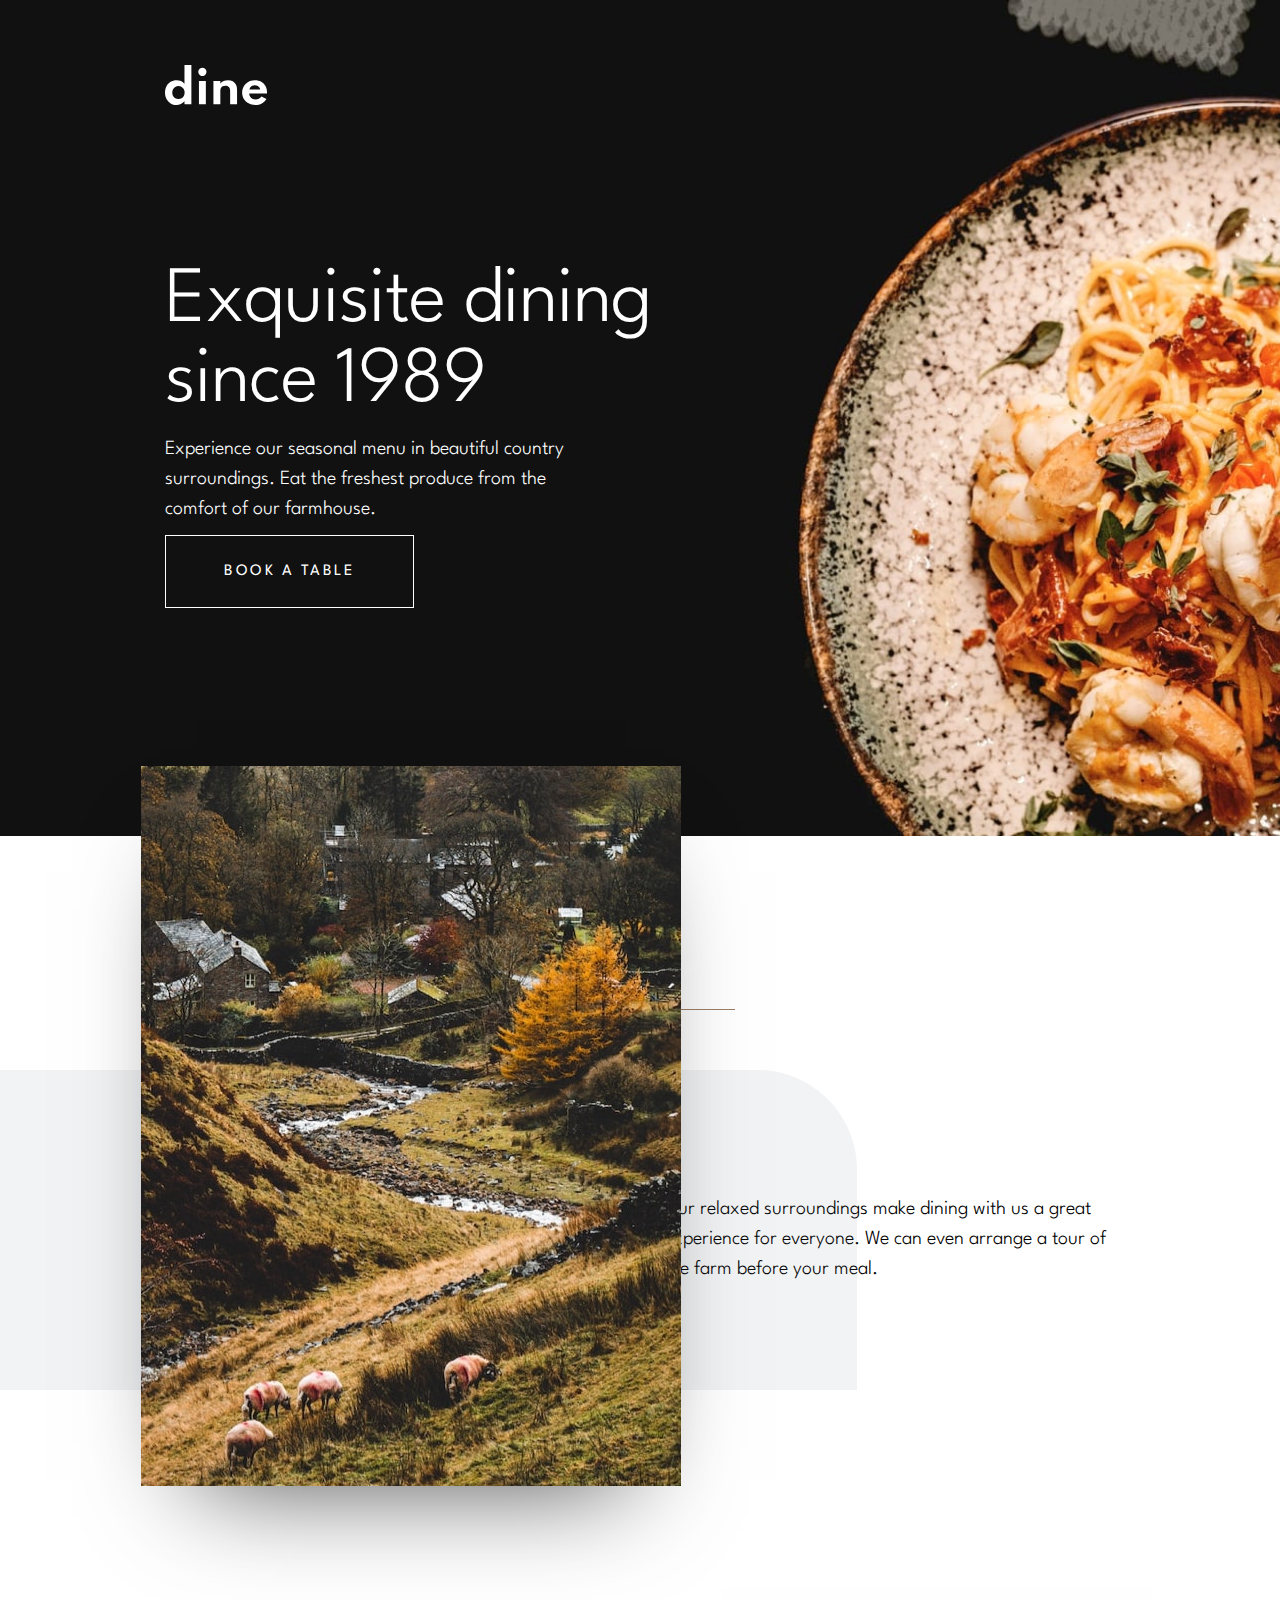
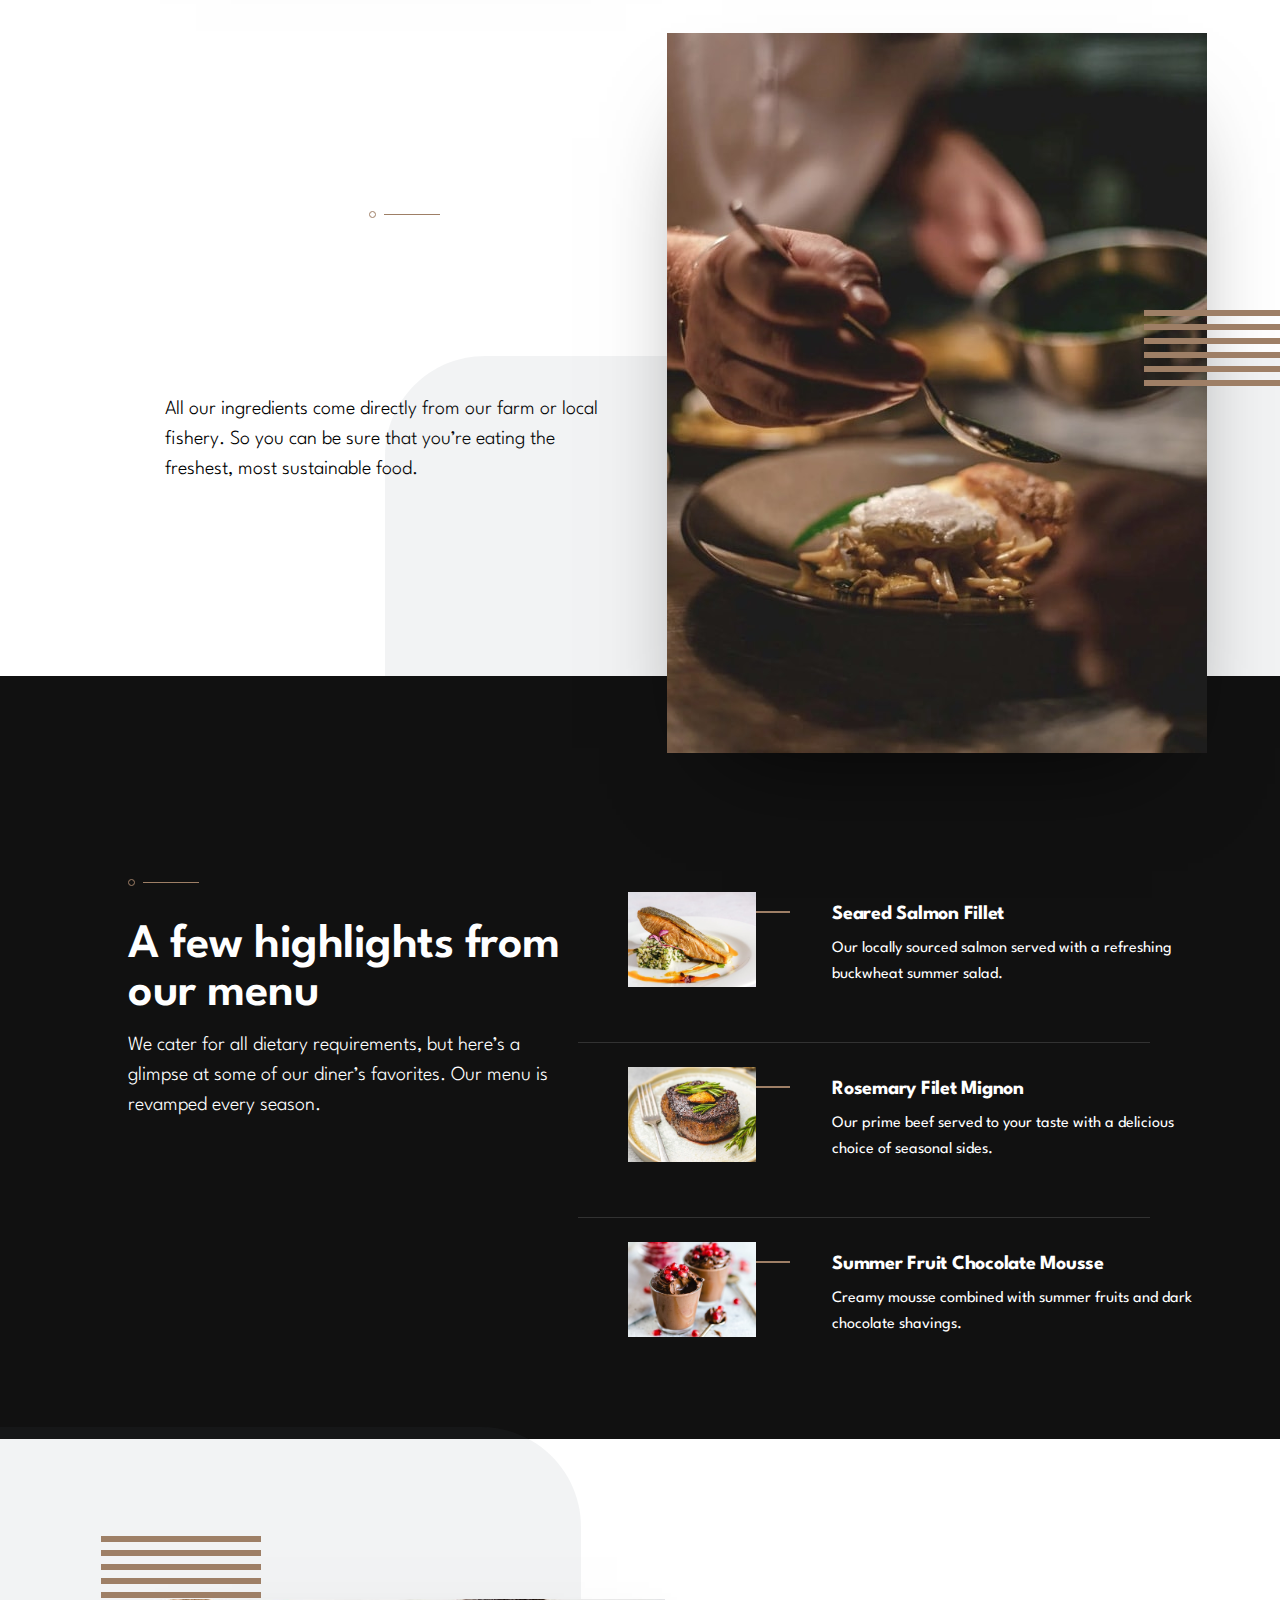
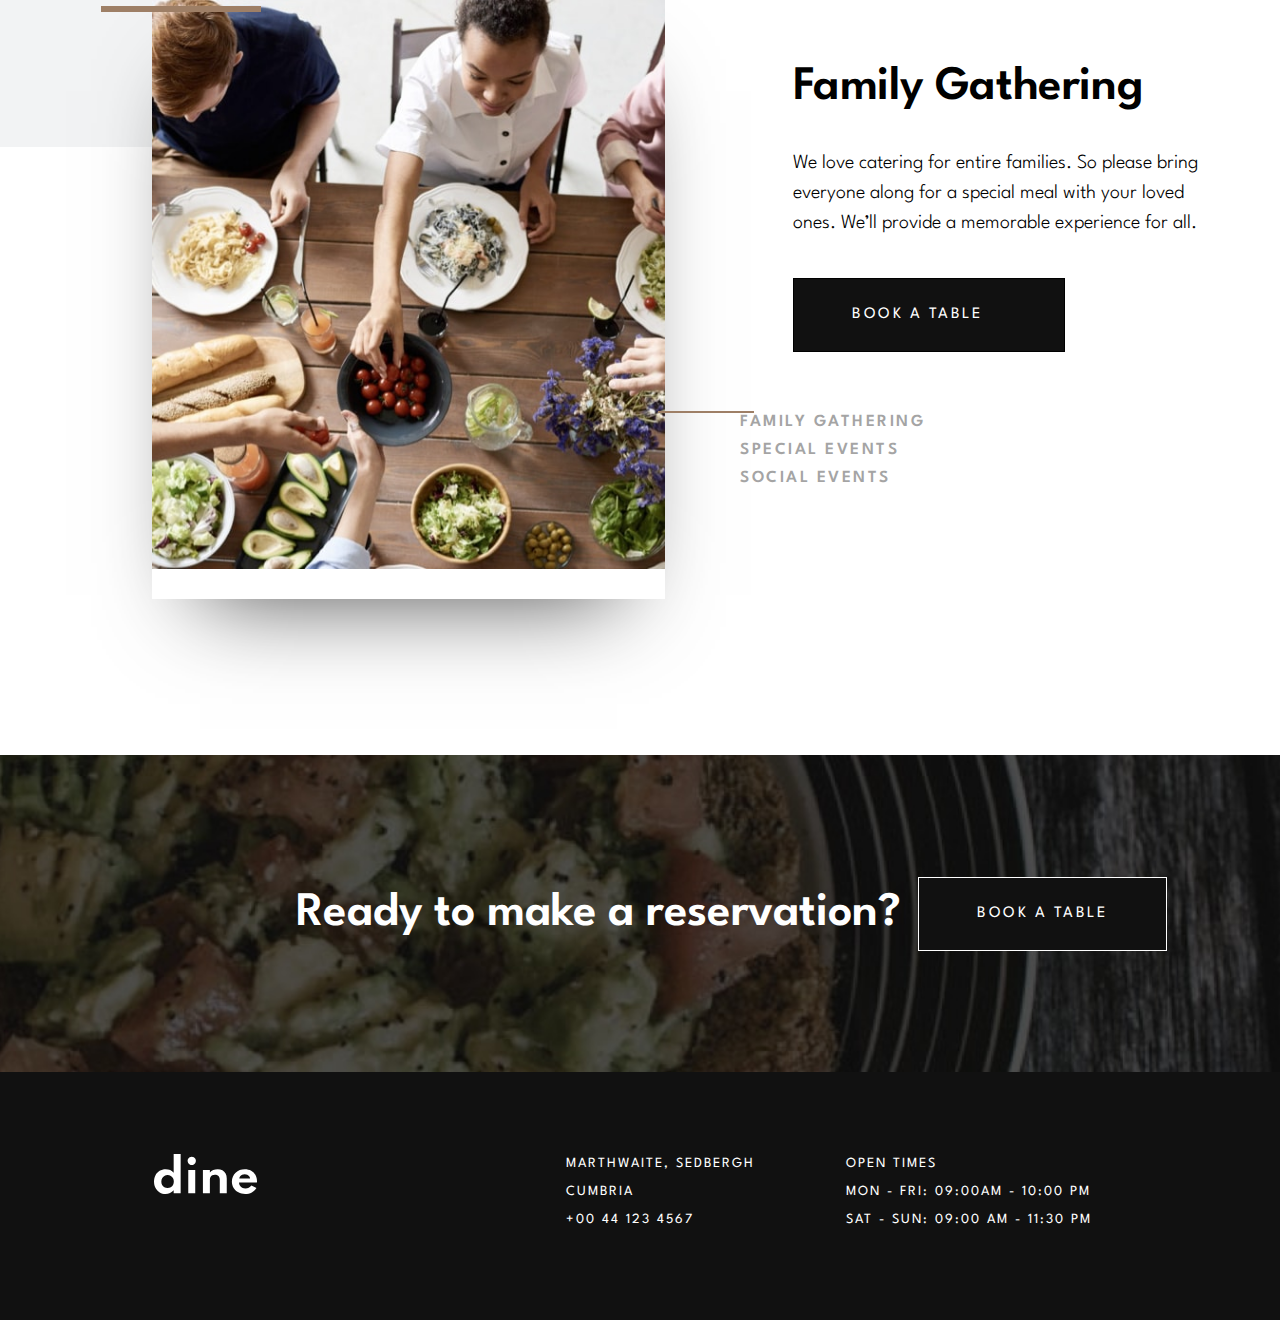
<file: index.html>
<!DOCTYPE html>
<html lang="en">
  <head>
    <meta charset="UTF-8" />
    <meta name="viewport" content="width=device-width, initial-scale=1.0" />
    <meta name="description" content="A restaurant webpage where you can book a reservation.">
    <link rel="preconnect" href="https://fonts.googleapis.com" />
    <link rel="preconnect" href="https://fonts.gstatic.com" crossorigin />
    <link
      href="https://fonts.googleapis.com/css2?family=League+Spartan:wght@100;300;400;500;600;700&display=swap"
      rel="stylesheet"
    />
    <link rel="apple-touch-icon" sizes="180x180" href="/apple-touch-icon.png">
    <link rel="stylesheet" href="./src/css/reset.css" />
    <link rel="stylesheet" href="./src/css/styles.css" />
    <link
      rel="icon"
      type="image/png"
      sizes="32x32"
      href="./public/new-fav.png"
    />

    <title>Dine | Fine Dining</title>
  </head>
  <body>
    <main>
      <div class="hero__bg hero__bg--marginbottom">
        <div class="hero__container">
          <img src="./public/logo.svg" alt="" class="hero__logo" />
          <h1 class="hero__title">Exquisite dining since 1989</h1>
          <p class="hero__description">
            Experience our seasonal menu in beautiful country surroundings. Eat
            the freshest produce from the comfort of our farmhouse.
          </p>
          <a href="./src/pages/booking.html" class="hero__btn">
            Book a table
          </a>
        </div>
      </div>

    </main>
    <section>
      <div class="card card--margin card--padding ">
        <img src="./public/patterns/pattern-curve-top-right.svg" alt="" class="pattern-top-right">
        <div class="container__img--enjoyable">
          <img src="./public/homepage/enjoyable-place-mobile.jpg" alt="" class="enjoyable__m">
          <img src="./public/homepage/enjoyable-place-tablet.jpg" alt="" class="enjoyable__t">
          <img src="./public/homepage/enjoyable-place-desktop.jpg" alt="" class="enjoyable__d">

        </div>
        <div class="card__content--right">
          <img src="./public/patterns/pattern-divide.svg" alt="" class="pattern-margin-bottom">
          <h2 class="hero__sub-heading subtitle--bold ">Enjoyable place for all the family</h2>
          <p class="hero__sub-description hero__sub-description-margin">
            Our relaxed surroundings make dining with us a great experience for
            everyone. We can even arrange a tour of the farm before your meal.
          </p>

        </div>
      </div>
      <div class="card card--margin card-desktop-padding card--hide-overflow align-left clip">
        <div class="container__img--locally container__img--margin ">
          <img src="./public/homepage/locally-sourced-mobile@2x.jpg" alt="" class="locally__m">
          <img src="./public/homepage/locally-sourced-tablet.jpg" alt="" class="locally__t">
          <img src="./public/homepage/locally-sourced-desktop.jpg" alt="" class="locally__d">

          <img src="./public/patterns/pattern-lines.svg" alt="" class="pattern--lines">
        </div>
        <div class="card__content-left">
          <img src="./public/patterns/pattern-divide.svg" alt="" class="pattern-margin">
          <h2 class="hero__sub-heading-two subtitle--bold ">The most locally sourced food</h2>
          <p class="hero__sub-description-two">
            All our ingredients come directly from our farm or local fishery. So you
            can be sure that you’re eating the freshest, most sustainable food.
          </p>
        </div>
        <img src="./public/patterns/pattern-curve-top-left.svg" alt="" class="pattern-top-left">

      </div>
    </section>
    <section class="menu-highlights menu-highlights--padding">
      <div class="menu__left">
        <img src="./public/patterns/pattern-divide.svg" alt="" class="menu__pattern">
        <h2 class="menu-highlights__title">A few highlights from our menu</h2>
        <p class="menu-highlights__description">
          We cater for all dietary requirements, but here’s a glimpse at some of
          our diner’s favorites. Our menu is revamped every season.
        </p>
        
      </div>
      <div class="menu__right">
        <div class="menu__container-flex">
          <div class="menu-highlights__dish-container menu--container--padding">
            <img src="./public/homepage/salmon-mobile@2x.jpg" alt="" class="salmon-m">
            <span class="right-line"></span>
          </div>
          <div class="flex-row">
            <h3 class="menu-highlights__subtitle">Seared Salmon Fillet</h3>
            <p class="menu-highlights__subtitle--description">
              Our locally sourced salmon served with a refreshing buckwheat summer
              salad.
            </p>
          </div>
        </div>
        <span class="menu--border"></span>
        <div class="menu__container-flex">
          <div class="menu-highlights__dish-container menu--container--padding">
            <img src="./public/homepage/beef-mobile@2x.jpg" alt="" class="beef-m">
            <span class="right-line"></span>
          </div>
          <div class="flex-row">
            <h3 class="menu-highlights__subtitle">Rosemary Filet Mignon</h3>
            <p class="menu-highlights__subtitle--description">
              Our prime beef served to your taste with a delicious choice of seasonal
              sides.
            </p>
          </div>
        </div>
        <span class="menu--border"></span>
        <div class="menu__container-flex">
          <div class="menu-highlights__dish-container menu--container--padding">
            <img src="./public/homepage/chocolate-mobile@2x.jpg" alt="" class="choco-m">
            <span class="right-line"></span>
          </div>
          <div class="flex-row">
            <h3 class="menu-highlights__subtitle">Summer Fruit Chocolate Mousse</h3>
            <p class="menu-highlights__subtitle--description">
              Creamy mousse combined with summer fruits and dark chocolate shavings.
            </p>
          </div>
        </div>

      </div>
    </section>

    <section class="slide__wrapper slide__wrapper--marginbottom">
      <div class="slide">
        <img src="./public/patterns/pattern-curve-top-right.svg" alt="" class="slide__pattern--top-right">
        <div class="container__slide-img">
          <img src="./public/patterns/pattern-lines.svg" alt="" class="slide__patterns">
          <img src="./public/homepage/family-gathering-mobile@2x.jpg" alt="" class="family-m">
          <img src="./public/homepage/special-events-mobile@2x.jpg" alt="" class="special-m">
          <img src="./public/homepage/social-events-mobile@2x.jpg" alt="" class="social-m">
          <img src="./public/homepage/family-gathering-tablet.jpg" alt="" class="family-t">
          <img src="./public/homepage/special-events-tablet.jpg" alt="" class="special-t">
          <img src="./public/homepage/social-events-tablet.jpg" alt="" class="social-t">
          <img src="./public/homepage/family-gathering-desktop.jpg" alt="" class="family-d">
          <!-- <img src="./images/homepage/special-events-desktop.jpg" alt="" class="special-d">
          <img src="./images/homepage/social-events-desktop.jpg" alt="" class="social-d"> -->
          <span class="slide--underline-d"></span>
        </div>
        <div class="slide__content-container">
          <uo class="slide__container--title">
            <h2 class="slide__title">Family Gathering
              <span class="slide--underline"></span>
            </h2>
            <h2 class="slide__title slide--margin-top">Special Events</h2>
            <h2 class="slide__title slide--margin-top">Social Events</h2>
          </uo>
          <div class="slide-top-right__container">
            <div class="slide--heading__container">
              <h2 class="slide__heading">Family Gathering</h2>
              <!-- <h2 class="slide__heading">Special Events</h2>
              <h2 class="slide__heading">Social Events</h2> -->
            </div>
            <div class="slide--description__container">
              <p class="slide__description">
                We love catering for entire families. So please bring everyone along
                for a special meal with your loved ones. We’ll provide a memorable
                experience for all.
                <!-- <p class="slide__description">
                  Whether it’s a romantic dinner or special date you’re celebrating with
                  others we’ll look after you. We’ll be sure to mark your special date
                  with an unforgettable meal.
                </p>
                <p class="slide__description">
                  Are you looking to have a larger social event? No problem! We’re more
                  than happy to cater for big parties. We’ll work with you to make your
                  event a hit with everyone.
                </p> -->
              </p>
            </div>

            <!-- <button class="slide__btn">Book a table</button> -->
                 <a class="slide__btn" href="./src/pages/booking.html">Book a table</a>
          </div>
        </div>
      </div>
    </section>

    <section class="reservation__cta">
      <h2 class="reservation__title">Ready to make a reservation?</h2>
       <a href="./src/pages/booking.html" class="hero__btn">
          Book a table
       </a>
    </section>

    <footer class="footer--background footer--layout">
      <div class="footer__log--container">
        <img src="./public/logo.svg" alt="" >
      </div>
      <div class="footer__list-layout ">
        <uo class="footer__list">
          <li class="footer__list--item">Marthwaite, Sedbergh</li>
          <li class="footer__list--item">Cumbria</li>
          <li class="footer__list--item footer__item-margin-bottom">+00 44 123 4567</li>
        </uo>
        <uo class="footer__list">
          <li class="footer__list--item">Open Times</li>
          <li class="footer__list--item">Mon - Fri: 09:00AM - 10:00 PM</li>
          <li class="footer__list--item">Sat - Sun: 09:00 AM - 11:30 PM</li>
        </uo>
      </div>
    </footer>
    <script src="./src/js/app.js"></script>
  </body>
</html>
</file>
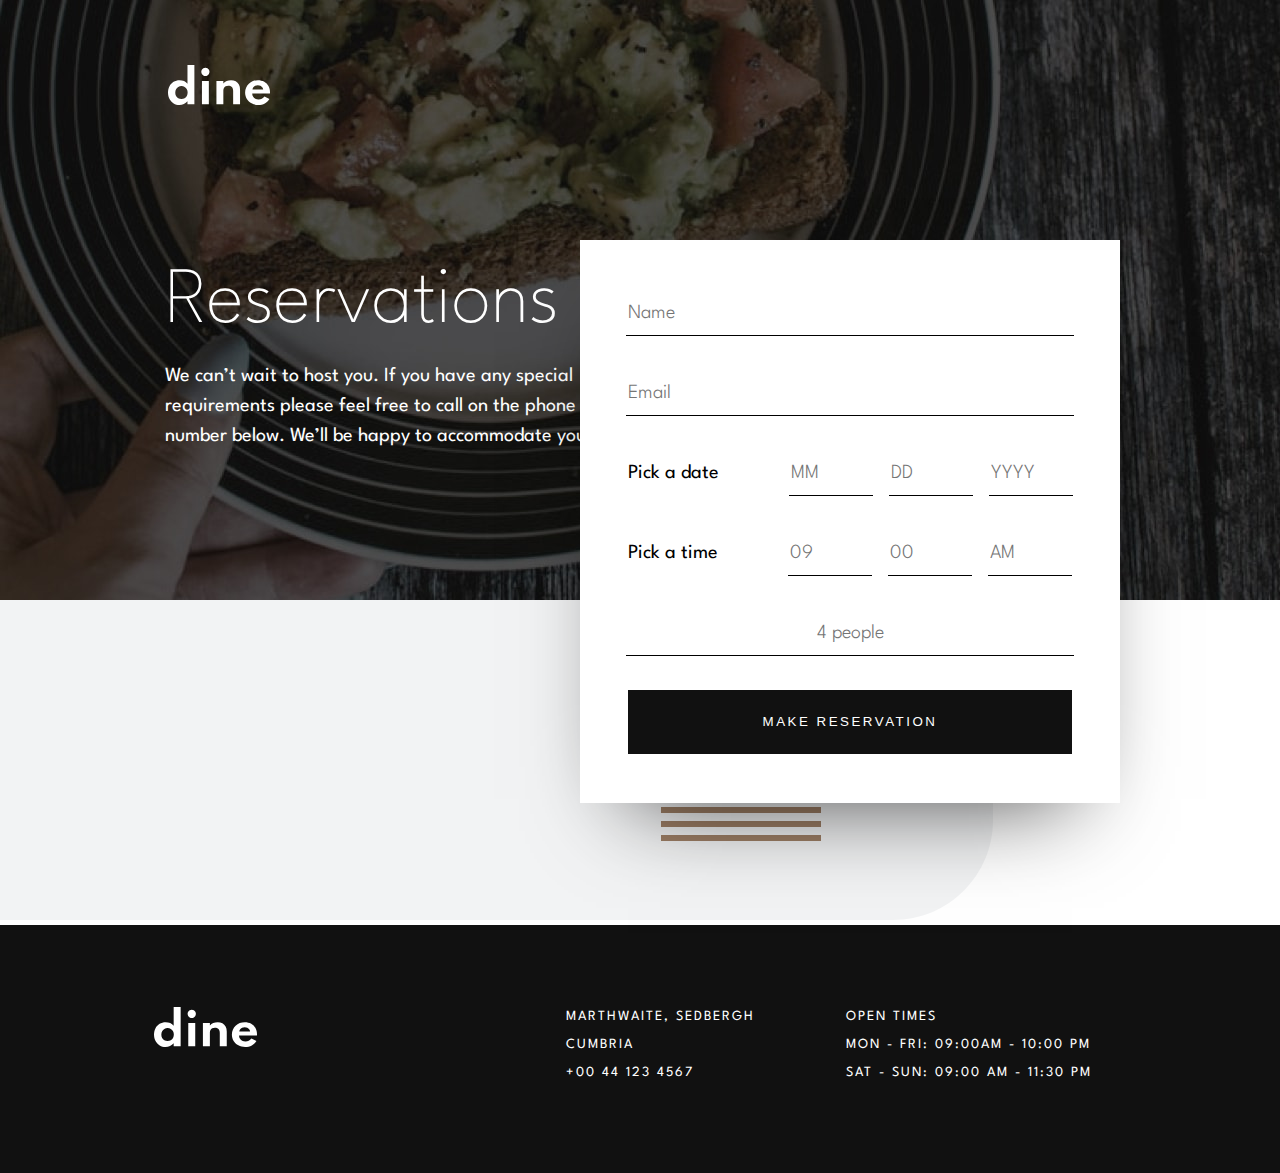
<file: src/pages/booking.html>
<!DOCTYPE html>
<html lang="en">
<head>
  <meta charset="UTF-8">
  <meta name="viewport" content="width=device-width, initial-scale=1.0">
  <link rel="preconnect" href="https://fonts.googleapis.com" />
    <link rel="preconnect" href="https://fonts.gstatic.com" crossorigin />
    <link
      href="https://fonts.googleapis.com/css2?family=League+Spartan:wght@100;300;400;500;600;700&display=swap"
      rel="stylesheet"
    />
    <link rel="apple-touch-icon" sizes="180x180" href="/apple-touch-icon.png">
    <link rel="stylesheet" href="../css/reset.css" />
    <link rel="stylesheet" href="../css/styles.css" />
    <link rel="stylesheet" href="../css/booking.css" />
    <link
      rel="icon"
      type="image/png"
      sizes="32x32"
      href="../../public/new-fav.png"
    />
  <title>Dine | Fine Dining</title>
</head>
<body>


  <header class="booking-hero">
    <a href="../../index.html">
      <img src="../../public/logo.svg" alt="" class="hero__logo">
    </a>
    <div class="booking-hero-content">
      <h1>Reservations</h1>
      <p>We can’t wait to host you. If you have any special requirements please feel free to call on the phone number below. We’ll be happy to accommodate you.</p>
    </div>
  
  </header>


  <section>
    <img src="../../public/patterns/pattern-curve-bottom-right.svg" alt="pattern curve" class="hide">
    <form class="booking-form">
      <input type="text" placeholder="Name" required>
      <input type="text" placeholder="Email" required>
      <div class="date-container">
        <p>Pick a date</p>
        <input type="text" id="input1" name="input1" placeholder="MM" required>
        <input type="text" id="input2" name="input2" placeholder="DD" required>
        <input type="text" id="input3" name="input3" placeholder="YYYY" required>
      </div>
      <div class="time-container">
        <p>Pick a time</p>
        <input type="text" id="input1" name="input1" placeholder="09" required>
        <input type="text" id="input2" name="input2" placeholder="00" required>
        <input type="text" id="input3" name="input3" placeholder="AM" required>
      </div>
      <input type="text" placeholder="4 people" class="center" required>
      <button type="submit" class="reservation-button">Make Reservation</button>
    </form>
    <img src="../../public/patterns/pattern-lines.svg" alt="pattern" class="form-lines">
  </section>

  <footer class="footer--background footer--layout">
    <div class="footer__log--container">
      <img src="../../public/logo.svg" alt="" >
    </div>
    <div class="footer__list-layout ">
      <uo class="footer__list">
        <li class="footer__list--item">Marthwaite, Sedbergh</li>
        <li class="footer__list--item">Cumbria</li>
        <li class="footer__list--item footer__item-margin-bottom">+00 44 123 4567</li>
      </uo>
      <uo class="footer__list">
        <li class="footer__list--item">Open Times</li>
        <li class="footer__list--item">Mon - Fri: 09:00AM - 10:00 PM</li>
        <li class="footer__list--item">Sat - Sun: 09:00 AM - 11:30 PM</li>
      </uo>
    </div>
  </footer>
</body>
</html>
</file>
<file: src/css/styles.css>
body {
  font-family: "league spartan";
}

a {
  color: #fff;
  text-decoration: none;
}

.hero__bg {
  background-image: url(../../public/homepage/hero-bg-mobile.jpg);
  height: 46.75rem;
  background-size: cover;
  display: flex;
  align-items: end;
  justify-content: center;
  background-position: center;
}

.hero__bg--marginbottom {
  padding: 0 0 5.5rem 0;
}

.hero__container {
  height: 22.75rem;
  display: flex;
  flex-direction: column;
  justify-content: space-between;
  align-items: center;
  color: white;
  z-index: 2;
  margin: 0 0 6rem 0;
}

.hero__logo {
  width: 5.125rem;
}

.hero__sub-heading-two,
.hero__sub-heading,
.hero__title {
  font-size: 2rem;
  line-height: 40px;
  letter-spacing: -0.4px;
  font-weight: 300;
  width: 15rem;
  text-align: center;
  margin: 0 auto;
}

.hero__sub-heading {
  opacity: 0;
  transform: translate3d(50px, 0, 0);
  transition: all 1000ms linear;
}

.hero__sub-heading--active {
  opacity: 1;
  transform: translate3d(0, 0, 0);

}

.hero__sub-heading-two {
  opacity: 0;
  transform: translate3d(-50px, 0, 0);
  transition: all 1000ms linear;
}

.hero__sub-heading-two--active {
  opacity: 1;
  transform: translate3d(0, 0, 0);
}


.hero__description {
  width: 20rem;
  text-align: center;
  line-height: 26px;
}

.hero__btn {
  background-color: #111111;
  border: 1px solid white;
  color: white;
  padding: 1.75rem 3.65rem;
  font-size: 1rem;
  text-transform: uppercase;
  letter-spacing: 2.5px;
}

.hero__btn:hover,
.slide__btn:hover,
.reservation__btn:hover {
  background-color: #fff;
  color: #111111;
  cursor: pointer;
  transition: all 300ms linear;
}

.card {
  position: relative;
  height: 40rem;
  display: flex;
  flex-direction: column;
  justify-content: end;
  align-items: center;
  width: auto;
}

.pattern-top-right,
.pattern-top-left,
.pattern--lines,
.enjoyable__t,
.enjoyable__d,
.locally__t,
.locally__d {
  display: none;
}

.card--margin {
  margin: 0 0 6.31rem 0;
}

.card--padding {
  padding: 0 0 1rem 0;
}

.container__img--enjoyable {
  position: absolute;
  top: -11%;
}

.container__img--enjoyable,
.container__img--locally {
  z-index: 2;
  width: 20.4rem;
  height: 25rem;
  margin: 0 auto;
  box-shadow: 0px 50px 101px -55px rgba(0, 0, 0, 0.75);
}

.locally__m,
.enjoyable__m {
  object-fit: cover;
  width: 100%;
}

.subtitle--bold {
  font-weight: bold;
}

.hero-subheading-margin-top {
  margin-top: 5.65rem;
}

.hero__sub-description,
.hero__sub-description-two {
  line-height: 26px;
  font-weight: normal;
  text-align: center;
  letter-spacing: 0px;
  width: 20rem;
  margin: 1rem auto 0;
}

.hero__sub-description-margin {
  margin-bottom: 1rem;
}

.pattern-margin {
  display: block;
  margin: 3rem auto;
}

.pattern-margin-bottom {
  margin: 0 auto 3rem;
  display: block;

}


.menu-highlights--padding {
  padding-bottom: 3.375rem;
}

.menu-highlights {
  background-color: #111111;
  color: white;
}

.menu__pattern {
  display: block;
  margin: 0 auto;
  padding: 4.5rem 0 2.25rem 0;
}

.menu--border {
  display: block;
  width: 20.4rem;
  margin: 0 auto;
  border-bottom: 1px solid #fff;
  opacity: 0.14;
}

.menu-highlights__title {
  font-size: 2rem;
  line-height: 40px;
  letter-spacing: -0.4px;
  font-weight: bold;
  width: 19rem;
  text-align: center;
  margin: 0 auto;
  padding: 0 0 0.75rem 0;
}

.menu-highlights__description {
  width: 21rem;
  margin: 0 auto;
  text-align: center;
  line-height: 26px;
  padding: 0 0 5.3rem 0;
}

.menu--container--padding {
  padding-top: 1.5rem;
}

.menu-highlights__dish-container {
  width: 20.4rem;
  height: 15.3rem;
  margin: 0 auto;
}

.salmon-m,
.beef-m,
.choco-m {
  object-fit: cover;
  width: 100%;
}

.menu-highlights__subtitle,
.menu-highlights__subtitle--description {
  text-align: center;
}

.menu-highlights__subtitle {
  font-size: 1.25rem;
  font-weight: bold;
  letter-spacing: -0.25px;
  margin: 2.25rem 0 0.75rem 0;
}

.menu-highlights__subtitle--description {
  line-height: 26px;
  margin: 0 auto;
  padding-bottom: 3.375rem;
  width: 17rem;
}

.container__slide-img {
  width: 20.4rem;
  height: 25rem;
  margin: 0 auto;
  position: relative;
  box-shadow: 0px 44px 90px -48px rgba(0, 0, 0, 0.75);
}

.family-m,
.special-m,
.social-m {
  object-fit: cover;
  width: 100%;
  position: absolute;
  top: 0;
}

.slide__pattern--top-right,
.slide__patterns,
.family-t,
.special-t,
.social-t,
.family-d,
.special-d,
.social-d {
  display: none;
}

.slide__wrapper--marginbottom {
  margin: 5rem 0 7.75rem;
}

.slide__container--title {
  display: block;
  padding: 3rem 0 0 0;
}

.slide-top-right__container {
  display: flex;
  flex-direction: column;
}

.slide__title {
  font-size: 1.06rem;
  line-height: 28px;
  text-align: center;
  letter-spacing: 2.5px;
  font-weight: 600;
  text-transform: uppercase;
  color: #4c4c4c;
  opacity: 0.5;
}

.slide--margin-top {
  margin-top: 1rem;
}

.slide--underline {
  display: block;
  border: 1px solid #9e7f66;
  width: 3rem;
  margin: 0 auto;
}

.slide--heading__container {
  width: 15rem;
  margin: 0 auto;
  position: relative;
}

.slide__heading {
  font-size: 2rem;
  line-height: 40px;
  letter-spacing: -0.4px;
  font-weight: 600;
  width: 15rem;
  text-align: center;
  margin: 1.75rem 0 1rem 0;
  position: absolute;
  top: 0;
}

.slide--description__container {
  width: 19.75rem;
  height: 6.5rem;
  margin: 5rem auto 1.6rem;
  text-align: center;
  line-height: 26px;
  font-weight: 300;
  position: relative;
}

.slide__description {
  font-size: 1rem;
  position: absolute;
  top: 0;
}

.slide__btn {
  display: flex;
  background-color: #111111;
  border: 1px solid black;
  color: white;
  padding: 1.75rem 3.65rem;
  font-size: 1rem;
  text-transform: uppercase;
  letter-spacing: 2.5px;
  margin: 0 auto;
}

.reservation__cta {
  width: 100%;
  height: 20.8rem;
  background-image: url("../../public/homepage/ready-bg-mobile@2x.jpg");
  background-size: cover;
  display: flex;
  align-items: center;
  justify-content: center;
  flex-direction: column;
  color: white;
}

.reservation__title {
  font-size: 2rem;
  line-height: 40px;
  letter-spacing: -0.4px;
  font-weight: 600;
  width: 15rem;
  text-align: center;
  margin-bottom: 1rem;
}

.reservation__btn {
  display: flex;
  background-color: transparent;
  border: 1px solid white;
  color: white;
  padding: 1.75rem 3.65rem;
  font-size: 1rem;
  text-transform: uppercase;
  letter-spacing: 2.5px;
  margin: 0 auto;
}

.footer--background {
  background-color: #111111;
  color: white;
}

.footer--layout {
  font-size: .875rem;
  height: 22.5rem;
  display: flex;
  flex-direction: column;
  align-items: center;
  justify-content: space-around;
  padding: 2.5rem 0;
}

.footer__list--item {
  list-style: none;
  line-height: 28px;
  letter-spacing: 2px;
  text-align: center;
  font-weight: 400;
  text-transform: uppercase;
  text-decoration: none;
}

.footer__item-margin-bottom {
  margin-bottom: 2rem;
}

@media screen and (min-width: 765px) {
  .hero__logo {
    width: 6.4rem;
  }

  .hero__bg {
    background-image: url(../../public/homepage/hero-bg-tablet.jpg);
    background-position: top;
    height: 62rem;
  }

  .hero__container {
    height: 25.1rem;
    margin: 0 0 8rem 0;
  }

  .hero__description {
    width: 36rem;
    font-size: 1.25rem;
    font-weight: 300;
  }

  /* .hero__sub-heading-two {
    position: relative;
  } */

  .hero__sub-heading-two,
  .hero__sub-heading,
  .hero__title {
    font-size: 4rem;
    width: 30rem;
    line-height: 64px;
    letter-spacing: -0.6px;
  }

  .hero__sub-description,
  .hero__sub-description-two {
    width: 28rem;
    line-height: 30px;
    font-size: 1.25rem;
    font-weight: 300;
  }

  .container__img--enjoyable,
  .container__img--locally {
    width: 36rem;
    height: 22.6rem;
  }

  .container__img--locally {
    position: relative;
  }

  .enjoyable__t,
  .locally__t {
    object-fit: cover;
    height: 100%;
    width: 100%;
  }

  .enjoyable__m,
  .locally__m {
    display: none;
  }


  .pattern-top-right,
  .pattern-top-left,
  .pattern--lines,
  .enjoyable__t,
  .locally__t {
    display: block;
  }

  .pattern-top-right {
    position: absolute;
    left: -68%;
    top: 20%;
  }

  .pattern-top-left {
    position: absolute;
    bottom: 0;
    right: -68%;
  }

  .pattern--lines {
    position: absolute;
    right: -9%;
    bottom: 10%;
  }

  .clip {
    overflow-x: clip
  }

  .card--margin {
    margin: initial;
    padding: 0 0 6.31rem 0;
  }

  .menu-highlights__title {
    font-size: 4rem;
    line-height: 48px;
    letter-spacing: -0.5px;
    width: 40rem;
    font-weight: 600;
  }

  .menu__pattern {
    padding: 6rem 0 2.25rem 0;
  }

  .menu-highlights__description {
    width: 22rem;
    margin-top: 1.5rem;
  }

  .menu-highlights__dish-container {
    width: 8rem;
    height: 6rem;
    margin-left: 6.25rem;
    position: relative;
  }

  .menu-highlights__subtitle,
  .menu-highlights__subtitle--description {
    text-align: left;
  }

  .menu__container-flex {
    display: flex;
    width: 42rem;
  }

  .menu-highlights__subtitle--description,
  .flex-row {
    width: 23rem;
  }

  .flex-row {
    display: flex;
    flex-direction: column;
  }

  .menu--border {
    width: 35.75rem;
  }

  .right-line {
    position: absolute;
    border: 0.5px solid #9e7f66;
    width: 2rem;
    bottom: 62%;
  }

  .container__slide-img {
    width: 35.8rem;
    height: 22.5rem;
  }

  .family-m,
  .special-m,
  .social-m {
    display: none;
  }

  .family-t,
  .special-t,
  .social-t {
    object-fit: cover;
    width: 100%;
    position: absolute;
    top: 0;
    display: block;
  }

  .slide {
    position: relative;
  }

  .slide__patterns {
    position: absolute;
    z-index: 5;
    left: -10%;
    top: -10.5%;
    display: block;
  }

  .slide__pattern--top-right {
    position: absolute;
    left: -50%;
    top: -13%;
    display: block;
  }

  

  .slide__container--title {
    display: flex;
    justify-content: space-around;
    margin-left: 8rem;
  }


  .slide__title {
    text-align: left;
  }

  .slide--margin-top {
    margin: initial;
  }

  .slide__container--title {
    margin: 0 auto;
    padding-top: 3.5rem;
  }

  .slide--heading__container {
    width: 25rem;
  }
  .slide__heading {
    font-size: 3rem;
    width: 25.8rem;
    margin-top: 2.9rem;
  }

  .slide__description {
    margin-top: 1.2rem;
  }

  .slide__btn {
    margin-top: 2.1rem;
  }

  .reservation__title {
    width: 40rem;
    font-size: 3rem;
    margin-bottom: 1.5rem;
  }

  .footer__log--container {
    height: 12.5rem;
  }

  .footer--layout {
    flex-direction: row;
  }

  .footer__list-layout {
    display: flex;
    flex-direction: column;
    width: 27.5rem;
  }

  .footer__item-margin-bottom {
    margin-bottom: 2rem;
  }

  .footer__list--item {
    text-align: start;
  }
}

@media screen and (min-width: 1050px) {
  .hero__bg {
    background-image: url("../../public/homepage/hero-bg-desktop.jpg");
    justify-content: initial;
    height: 100%;
  }

  .hero__container {
    display: block;
    margin: 0 0 0 10.3rem;
    padding: initial;
    height: 52.25rem;
  }

  .hero__logo {
    margin-top: 4.05rem;
  }

  .hero__title,
  .hero__description {
    text-align: start;
    margin: initial;
  }

  .hero__title {
    margin: 9.5rem 0 0.75rem 0;
    font-size: 5rem;
    width: 31rem;
    line-height: 80px;
    letter-spacing: -1px;
  }

  .hero__description {
    margin-bottom: 2.5rem;
    line-height: 30px;
    width: 27rem;
  }

  .hero__bg--marginbottom {
    padding: initial;
  }

  .card {
    flex-direction: column;
    align-items: end;
  }


  .pattern-top-right {
    left: -3%;
    top: 36.5%;
  }

  .pattern-top-left {
    right: 0;
  }

  
  .container__img--enjoyable {
    height: 45rem;
    width: 33.75rem;
    left: 11%;

  }

  .container__img--locally {
    height: 45rem;
    width: 33.75rem;
    right: 2%;
    bottom: -37%;

  }

  
  .enjoyable__t,
  .locally__t,
  .family-t,
  .special-t,
  .social-t {
  display: none;
  }
  
  .locally__d,
  .enjoyable__d {
    display: block;
  }

  @keyframes updownAnimation {
    0% {
      transform: translateY(20px);
    }
    100% {
      transform: translatey(0px);
    }
  }

  .pattern--lines {
    top: 38.5%;
    right: -18%;
    animation: updownAnimation 2s infinite alternate ease-in-out;
  }

  .pattern-margin-bottom {
    display: inline;
  }

  .card__content--right {
    margin: 0 8.5rem 12rem 2rem;
  }

  .card__content-left {
  margin: 16rem 0 2rem 10.3rem;
  }

  .card--margin {
    padding: 0 0 0 0;
    
  }

  .card-desktop-padding {
    padding-bottom: 10rem;
  }

  .align-left {
    flex-direction: row-reverse;
    /* align-items: start; */
    height: 40rem;
  }

  
  
  
  .hero__sub-heading-two,
  .hero__sub-heading,
  .hero__sub-description,
  .hero__sub-description-two {
    text-align: left;
  }

  .hero__sub-heading {
    opacity: 0;
    transform: translate3d(50px, 0, 0);
    transition: all 1000ms linear;
  }
  
  .hero__sub-heading--active {
    opacity: 1;
    transform: translate3d(0, 0, 0);


  }

  .hero__sub-heading-two {
    opacity: 0;
    transform: translate3d(-50px, 0, 0);
    transition: all 1000ms linear;
  }
  
  

  .hero__sub-heading-two--active {
    opacity: 1;
    transform: translate3d(0, 0, 0);
  }
    

  .menu__pattern,
  .menu-highlights__description,
  .hero__sub-description-two,
  .hero__sub-description {
    margin: initial;
  }

  .menu-highlights {
    display: flex;
    height: 47.7rem;
    align-items: center;
    justify-content: space-around;
  }

  .menu-highlights--padding {
    padding: initial;
  }

  .menu__left {
    width: 15rem;
    margin: 0 0 8rem 3rem;
  }

  .menu__right {
    margin: 9rem 0 0 0;
  }


  .menu-highlights__description {
    text-align: left;
    font-size: 1.25rem;
    line-height: 30px;
    font-weight: 300;
    width: 27rem;
  }
  
  .menu-highlights__title {
    font-size: 3rem;
    text-align: left;
    width: 27rem;
    line-height: 48px;
  }

  .slide {
    display: flex;
    padding: 5rem 9.5rem 2rem;
  }

  .slide__patterns {
    animation: updownAnimation 2s infinite alternate ease-in-out;
  }

  
  .slide__pattern--top-right {
    left: -24.5%;
  }
  
  .container__slide-img {
    width: 33.75rem;
    height: 37.5rem;
    position: relative;
  }
  
  .family-d,
  .special-d,
  .social-d {
    object-fit: cover;
    width: 100%;
    position: absolute;
    top: 0;
    display: block;
  }
  
  .slide__content-container {
    display: flex;
    justify-content: space-around;
    flex-direction: column;
    width: 50%;
    height: 29.25rem;

  }

  .slide-top-right__container { 
    width: 17rem;
    flex-direction: column;
    margin: 4.3rem 0 0 8rem;
  }


  .slide__container--title {
    order: 3;
    display: flex;
    width: 19.5rem;
    flex-direction: column;

  }

  .slide--underline {
    display: none;
  }

 .slide--underline-d {
    position: absolute;  
    display: inline;
    border: .5px solid #9e7f66;
    width: 5.93rem;
    height: 0;
    right: -17.5%;
    bottom: 31%;
 }

  .slide__btn,
  .slide__heading,
  .slide__description {
    margin: initial;
    text-align: left;
  }


  .slide__description {
    width: 26rem;
    font-size: 1.25rem;
    line-height: 30px;
    text-align: left;

  }

  
  .reservation__cta {
    background-image: url('../../public/homepage/ready-bg-desktop.jpg');
    background-position: 45%;
    display: flex;
    flex-direction: row;
    height: 8rem;
    padding: 5.9rem 0;

  }
  
  .reservation__title {
    font-size: 3rem;
    width: 40rem;
    margin: 0 0 0 10.3rem;
  }
  
  .footer--layout {
    padding: 5rem 0;
    max-height: 5.5rem;
  }

  .footer__log--container {
    height: 5.25rem;
  }

  .footer__list-layout {
    justify-content: space-around;
    flex-direction: row;
    margin-top: 1.5rem;
    width: 35rem;
  }

  
  .footer__list {
    width: 20.25rem;
    font-size: .875rem;
  }

}
</file>
<file: src/css/booking.css>
.booking-hero {
    background-image: url('../../public/booking/hero-bg-desktop.jpg');
    height: 37.5rem;
}

.booking-hero img {
    margin: 4.06rem 0 0 10.5rem;
}

.booking-hero-content {
    color: white;
    width: 27.8125rem;
    margin: 9.5625rem 0 0 10.3125rem;
    font-family: 'league spartan';
}
.booking-hero-content h1 {
    font-size: 5rem;
    font-weight: lighter;
}

.booking-hero-content p {
    font-size: 1.25rem;
    margin: 1.125rem 0 0 0;
    line-height: 1.875rem;
}

.booking-form {
    padding: 3.125rem 0 0 0;
    width: 33.75rem;
    height: 32.0625rem;
    box-shadow: 0px 44px 90px -48px rgba(0, 0, 0, 0.75);
    background-color: white;
    position: absolute;
    right: 10rem;
    top:15rem;
    z-index: 2;
}

.form-lines {
    position: relative;
    z-index: 1;
    right:  21rem;
    bottom: 4.95rem;
}

.booking-form input {
    color: black;
    /* padding: 0 1rem; */
    font-family: 'league spartan';
    font-size: 1.25rem ;
    font-weight: 300;
    border: none;
    border-bottom: 1px solid;
}

.booking-form input, button {
    display: block;
    width: 27.75rem;
    height: 2.6875rem;
    margin: 0 auto 2.125rem;
}

.date-container, .time-container { 
    padding: 0 2rem;

}

.date-container input, .time-container input {
    display: inline;
    width: 5rem;
    height: 2.6875rem;
    margin: initial;
    margin: 0 0 2.125rem .755rem;
}

.date-container p, .time-container p {
    display: inline;
    font-size: 1.25rem;
    padding: 0 3.35rem 0 1rem;

}

.center {
    text-align: center;

}

.reservation-button {
    width: 27.75rem;
    height: 4rem;
    border-radius: 0%;
    background-color: #111111;
    color: white;
    border: none;
    text-transform: uppercase;
    line-height: 1.75rem;
    letter-spacing: .15625rem;
    font-weight: 500;
}

@media screen and (max-width: 790px) {

    section {
        height: 27.1875rem;
    }

    section img {
        display: none;
    }

    .hide {
        display: none;
    }

    .booking-hero img {
        margin: 3.5rem 0 0 2.43rem;
    }

    .booking-hero {
        background-image: url('../../public/booking/hero-bg-tablet.jpg');

    }

    .booking-hero-content {
        margin: 4.375rem auto;
        text-align: center;
        width: 35.81rem;

    }

    .booking-hero-content h1 {
        font-size: 3rem;
        line-height: 4rem;
    }

    .booking-hero-content p {
        font-size: 1.25rem;
        line-height: 2rem;
    }

    .booking-form {
        left: 7rem;
        top: 23rem;
    }
}

@media screen and (max-width: 460px) {
    .hero__logo {
        margin: 0 auto;
    }
    
    .booking-hero-content {
        width: initial;
    }

    .booking-hero {
        background-image: url('../../public/booking/hero-bg-mobile.jpg');
        background-repeat: no-repeat;
        background-size: cover;

    }

    .booking-hero-content h1 {
        font-size: 2rem;
    }

    .booking-hero-content p {
        font-size: 1rem;
        width: 20.43rem;
        margin: 0 auto;
    }

    .booking-form {
        width: 20.43rem;
        padding-bottom: 1rem;
        left: 50%;
        transform: translateX(-50%);
        top: 27rem;
    }

    .booking-form input {
        width: 16.43rem;
    }

    .date-container input, .time-container input {
        width: 4.3rem;
    }
    .date-container p, .time-container p {
        padding-right: 4.95rem ;
    }
    .reservation-button {
        width: 16.43rem;
    }

    section {
        height: 33.375rem;
    }

}
</file>
